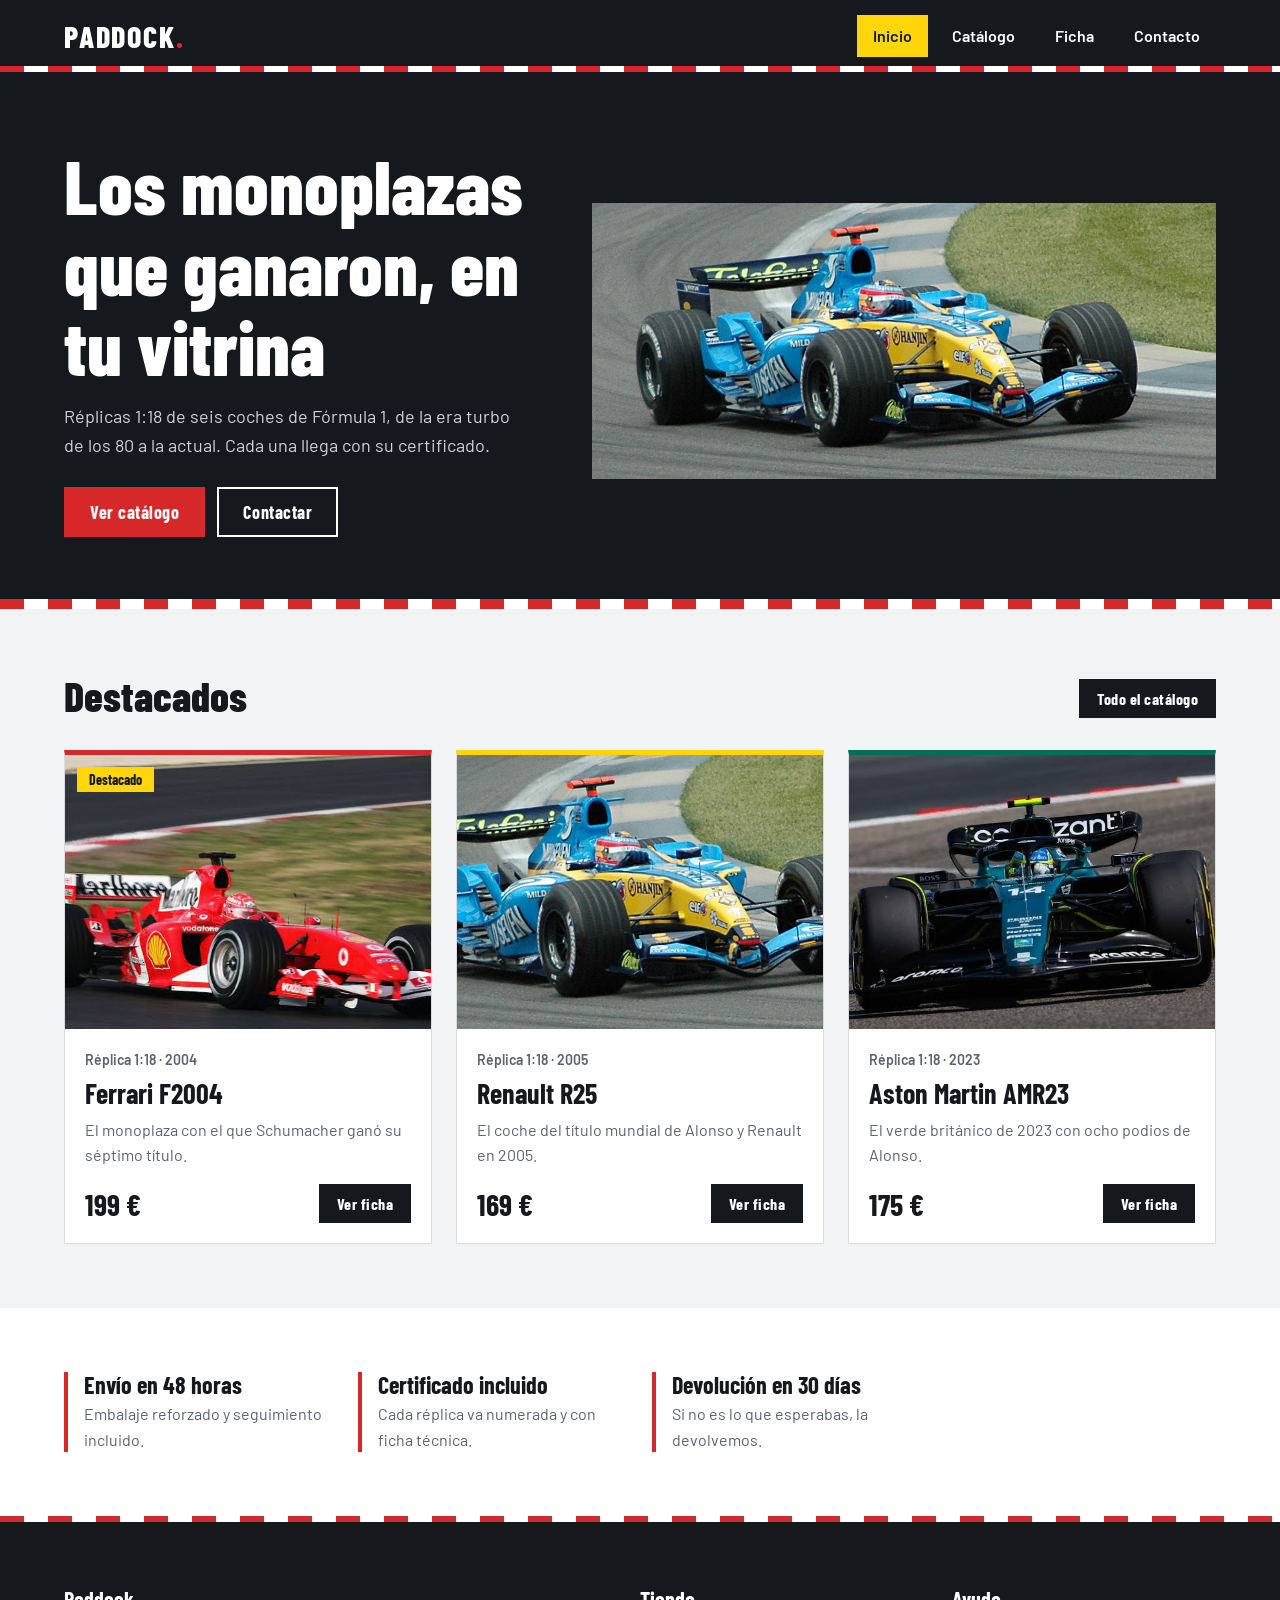
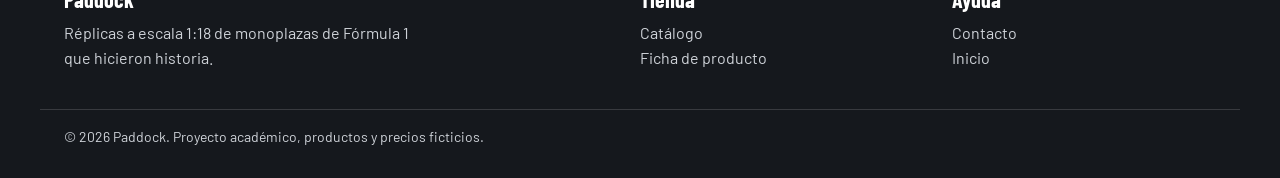
<file: index.html>
<!DOCTYPE html>
<html lang="es">
<head>
<meta charset="utf-8">
<meta name="viewport" content="width=device-width, initial-scale=1">
<title>Inicio · Paddock</title>
<meta name="description" content="Réplicas 1:18 de monoplazas de Fórmula 1.">
<link rel="preconnect" href="https://fonts.googleapis.com">
<link rel="preconnect" href="https://fonts.gstatic.com" crossorigin>
<link rel="stylesheet" href="https://fonts.googleapis.com/css2?family=Barlow+Condensed:wght@700;800&family=Barlow:wght@400;600&display=swap">
<link rel="stylesheet" href="css/main.css">
</head>
<body>
<header class="header">
  <div class="header__inner">
    <a class="header__logo" href="index.html">PADDOCK<span>.</span></a>
    <button class="header__toggle" type="button" aria-expanded="false" aria-controls="menu">Menú</button>
    <nav class="nav" id="menu" aria-label="Principal"><ul class="nav__list"><li><a class="nav__link nav__link--active" href="index.html" aria-current="page">Inicio</a></li><li><a class="nav__link" href="catalogo.html">Catálogo</a></li><li><a class="nav__link" href="producto.html">Ficha</a></li><li><a class="nav__link" href="contacto.html">Contacto</a></li></ul></nav>
  </div>
</header>
<main>
<section class="hero">
  <div class="hero__inner">
    <div>
      <h1 class="hero__title">Los monoplazas que ganaron, en tu vitrina</h1>
      <p class="hero__lead">Réplicas 1:18 de seis coches de Fórmula 1, de la era turbo de los 80 a la actual. Cada una llega con su certificado.</p>
      <div class="hero__actions"><a class="btn" href="catalogo.html">Ver catálogo</a><a class="btn btn--ghost" href="contacto.html">Contactar</a></div>
    </div>
    <img class="hero__img" src="img/renault-r25.jpg" alt="Renault R25 azul y amarillo en clasificación en Indianápolis">
  </div>
</section>
<section class="section">
  <div class="section__inner">
    <div class="section__head"><h2 class="section__title">Destacados</h2><a class="btn btn--dark btn--small" href="catalogo.html">Todo el catálogo</a></div>
    <div class="grid"><article class="card card--ferrari card--destacada">
  <div class="card__media"><img src="img/ferrari-f2004.jpg" alt="Ferrari F2004 roja en pista" loading="lazy"><span class="card__badge">Destacado</span></div>
  <div class="card__body">
    <p class="card__meta">Réplica 1:18 · 2004</p>
    <h3 class="card__title">Ferrari F2004</h3>
    <p class="card__text">El monoplaza con el que Schumacher ganó su séptimo título.</p>
    <div class="card__footer"><span class="card__price">199 €</span><a class="btn btn--dark btn--small" href="producto.html?id=ferrari-f2004">Ver ficha</a></div>
  </div>
</article><article class="card card--renault">
  <div class="card__media"><img src="img/renault-r25.jpg" alt="Renault R25 azul y amarillo en clasificación en Indianápolis" loading="lazy"></div>
  <div class="card__body">
    <p class="card__meta">Réplica 1:18 · 2005</p>
    <h3 class="card__title">Renault R25</h3>
    <p class="card__text">El coche del título mundial de Alonso y Renault en 2005.</p>
    <div class="card__footer"><span class="card__price">169 €</span><a class="btn btn--dark btn--small" href="producto.html?id=renault-r25">Ver ficha</a></div>
  </div>
</article><article class="card card--aston">
  <div class="card__media"><img src="img/aston-martin-amr23.jpg" alt="Aston Martin AMR23 verde con el número 14 de frente" loading="lazy"></div>
  <div class="card__body">
    <p class="card__meta">Réplica 1:18 · 2023</p>
    <h3 class="card__title">Aston Martin AMR23</h3>
    <p class="card__text">El verde británico de 2023 con ocho podios de Alonso.</p>
    <div class="card__footer"><span class="card__price">175 €</span><a class="btn btn--dark btn--small" href="producto.html?id=aston-martin-amr23">Ver ficha</a></div>
  </div>
</article></div>
  </div>
</section>
<section class="section section--alt">
  <div class="section__inner features">
    <div class="features__item"><h3 class="features__title">Envío en 48 horas</h3><p class="features__text">Embalaje reforzado y seguimiento incluido.</p></div>
    <div class="features__item"><h3 class="features__title">Certificado incluido</h3><p class="features__text">Cada réplica va numerada y con ficha técnica.</p></div>
    <div class="features__item"><h3 class="features__title">Devolución en 30 días</h3><p class="features__text">Si no es lo que esperabas, la devolvemos.</p></div>
  </div>
</section>
</main>
<footer class="footer">
  <div class="footer__inner">
    <div><h2 class="footer__title">Paddock</h2><p class="footer__text">Réplicas a escala 1:18 de monoplazas de Fórmula 1 que hicieron historia.</p></div>
    <div><h2 class="footer__title">Tienda</h2><ul><li><a class="footer__link" href="catalogo.html">Catálogo</a></li><li><a class="footer__link" href="producto.html">Ficha de producto</a></li></ul></div>
    <div><h2 class="footer__title">Ayuda</h2><ul><li><a class="footer__link" href="contacto.html">Contacto</a></li><li><a class="footer__link" href="index.html">Inicio</a></li></ul></div>
  </div>
  <p class="footer__legal">© 2026 Paddock. Proyecto académico, productos y precios ficticios.</p>
</footer>
<script src="js/main.js"></script>
</body>
</html>
</file>
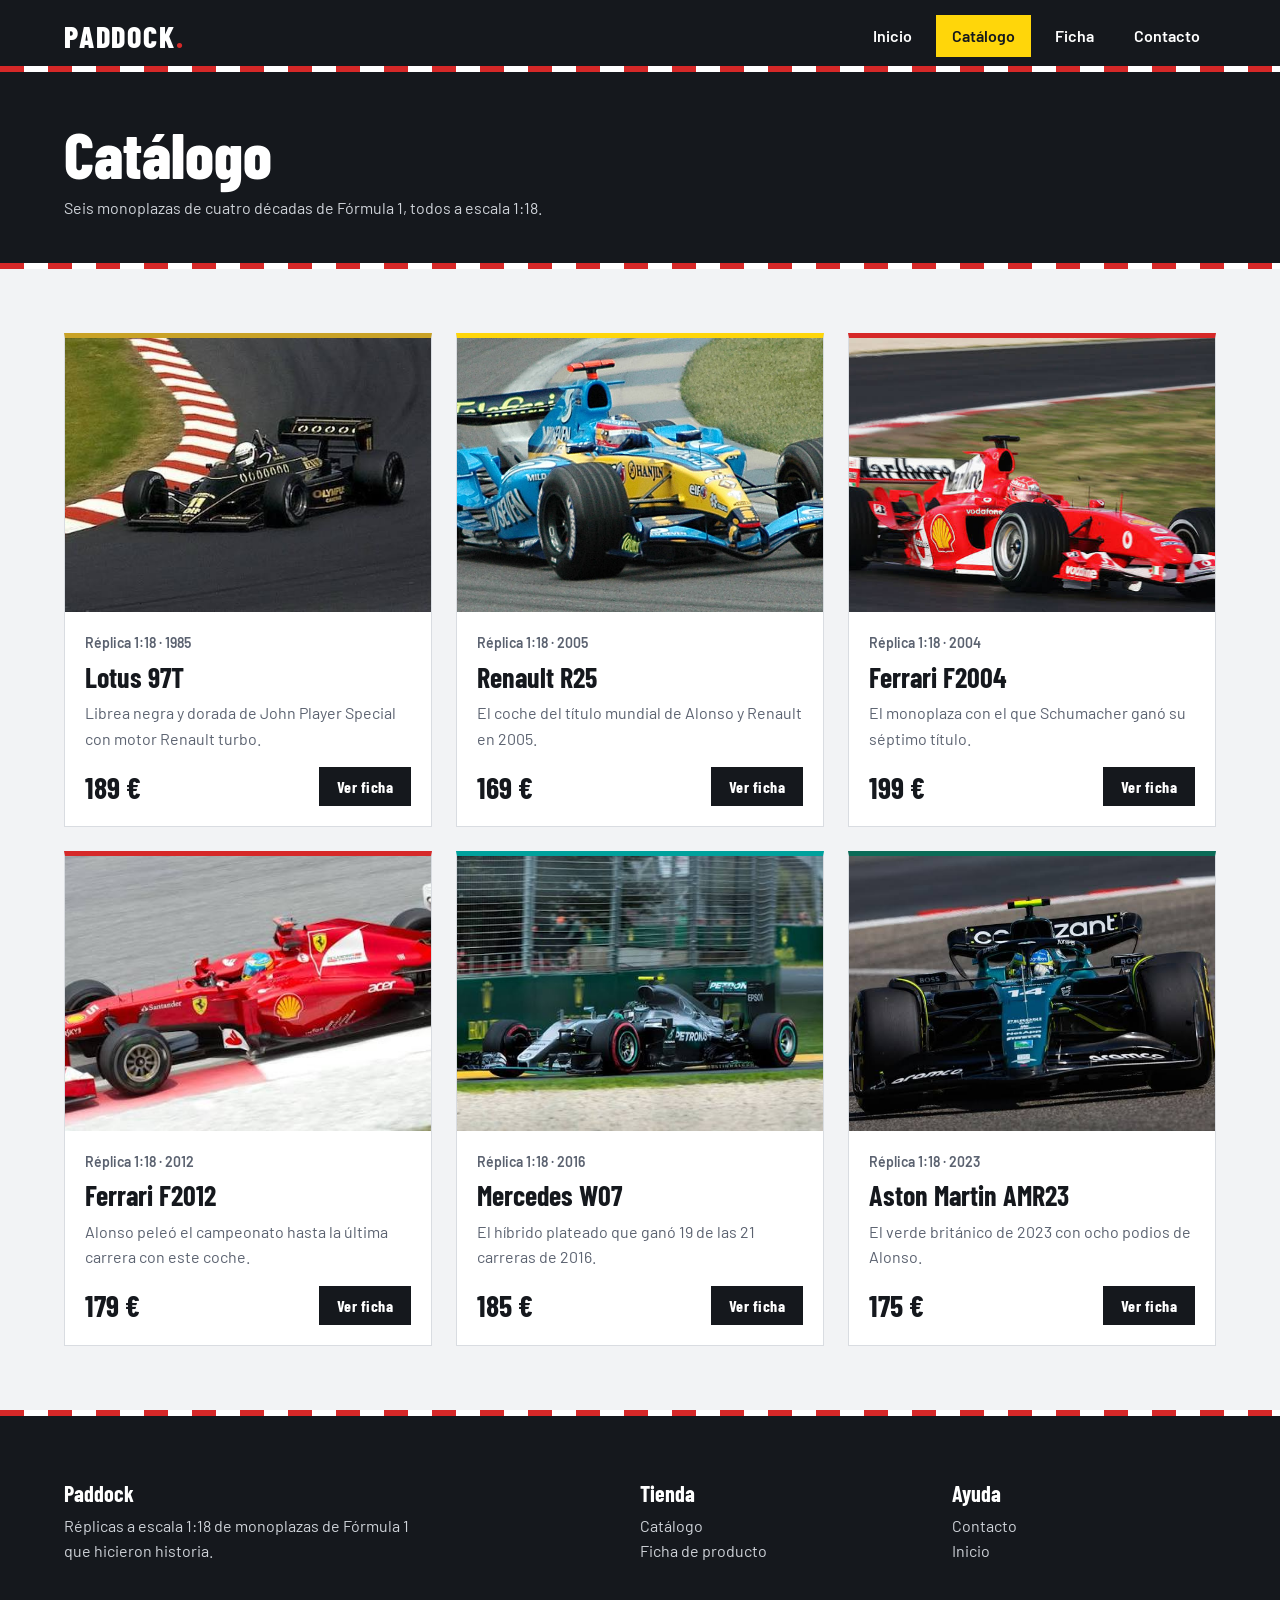
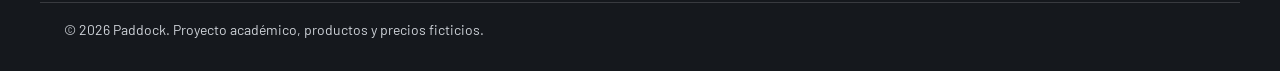
<file: catalogo.html>
<!DOCTYPE html>
<html lang="es">
<head>
<meta charset="utf-8">
<meta name="viewport" content="width=device-width, initial-scale=1">
<title>Catálogo · Paddock</title>
<meta name="description" content="Catálogo de réplicas 1:18 de Fórmula 1.">
<link rel="preconnect" href="https://fonts.googleapis.com">
<link rel="preconnect" href="https://fonts.gstatic.com" crossorigin>
<link rel="stylesheet" href="https://fonts.googleapis.com/css2?family=Barlow+Condensed:wght@700;800&family=Barlow:wght@400;600&display=swap">
<link rel="stylesheet" href="css/main.css">
</head>
<body>
<header class="header">
  <div class="header__inner">
    <a class="header__logo" href="index.html">PADDOCK<span>.</span></a>
    <button class="header__toggle" type="button" aria-expanded="false" aria-controls="menu">Menú</button>
    <nav class="nav" id="menu" aria-label="Principal"><ul class="nav__list"><li><a class="nav__link" href="index.html">Inicio</a></li><li><a class="nav__link nav__link--active" href="catalogo.html" aria-current="page">Catálogo</a></li><li><a class="nav__link" href="producto.html">Ficha</a></li><li><a class="nav__link" href="contacto.html">Contacto</a></li></ul></nav>
  </div>
</header>
<main>
<section class="page-title"><div class="page-title__inner"><h1 class="page-title__title">Catálogo</h1><p class="page-title__lead">Seis monoplazas de cuatro décadas de Fórmula 1, todos a escala 1:18.</p></div></section>
<section class="section"><div class="section__inner"><div class="grid"><article class="card card--lotus">
  <div class="card__media"><img src="img/lotus-97t.jpg" alt="Lotus 97T negro y dorado con el número 11 tomando una curva" loading="lazy"></div>
  <div class="card__body">
    <p class="card__meta">Réplica 1:18 · 1985</p>
    <h3 class="card__title">Lotus 97T</h3>
    <p class="card__text">Librea negra y dorada de John Player Special con motor Renault turbo.</p>
    <div class="card__footer"><span class="card__price">189 €</span><a class="btn btn--dark btn--small" href="producto.html?id=lotus-97t">Ver ficha</a></div>
  </div>
</article><article class="card card--renault">
  <div class="card__media"><img src="img/renault-r25.jpg" alt="Renault R25 azul y amarillo en clasificación en Indianápolis" loading="lazy"></div>
  <div class="card__body">
    <p class="card__meta">Réplica 1:18 · 2005</p>
    <h3 class="card__title">Renault R25</h3>
    <p class="card__text">El coche del título mundial de Alonso y Renault en 2005.</p>
    <div class="card__footer"><span class="card__price">169 €</span><a class="btn btn--dark btn--small" href="producto.html?id=renault-r25">Ver ficha</a></div>
  </div>
</article><article class="card card--ferrari">
  <div class="card__media"><img src="img/ferrari-f2004.jpg" alt="Ferrari F2004 roja en pista" loading="lazy"></div>
  <div class="card__body">
    <p class="card__meta">Réplica 1:18 · 2004</p>
    <h3 class="card__title">Ferrari F2004</h3>
    <p class="card__text">El monoplaza con el que Schumacher ganó su séptimo título.</p>
    <div class="card__footer"><span class="card__price">199 €</span><a class="btn btn--dark btn--small" href="producto.html?id=ferrari-f2004">Ver ficha</a></div>
  </div>
</article><article class="card card--ferrari">
  <div class="card__media"><img src="img/ferrari-f2012.jpg" alt="Ferrari F2012 roja vista de perfil" loading="lazy"></div>
  <div class="card__body">
    <p class="card__meta">Réplica 1:18 · 2012</p>
    <h3 class="card__title">Ferrari F2012</h3>
    <p class="card__text">Alonso peleó el campeonato hasta la última carrera con este coche.</p>
    <div class="card__footer"><span class="card__price">179 €</span><a class="btn btn--dark btn--small" href="producto.html?id=ferrari-f2012">Ver ficha</a></div>
  </div>
</article><article class="card card--mercedes">
  <div class="card__media"><img src="img/mercedes-w07.jpg" alt="Mercedes W07 plateado y negro rodando en Australia" loading="lazy"></div>
  <div class="card__body">
    <p class="card__meta">Réplica 1:18 · 2016</p>
    <h3 class="card__title">Mercedes W07</h3>
    <p class="card__text">El híbrido plateado que ganó 19 de las 21 carreras de 2016.</p>
    <div class="card__footer"><span class="card__price">185 €</span><a class="btn btn--dark btn--small" href="producto.html?id=mercedes-w07">Ver ficha</a></div>
  </div>
</article><article class="card card--aston">
  <div class="card__media"><img src="img/aston-martin-amr23.jpg" alt="Aston Martin AMR23 verde con el número 14 de frente" loading="lazy"></div>
  <div class="card__body">
    <p class="card__meta">Réplica 1:18 · 2023</p>
    <h3 class="card__title">Aston Martin AMR23</h3>
    <p class="card__text">El verde británico de 2023 con ocho podios de Alonso.</p>
    <div class="card__footer"><span class="card__price">175 €</span><a class="btn btn--dark btn--small" href="producto.html?id=aston-martin-amr23">Ver ficha</a></div>
  </div>
</article></div></div></section>
</main>
<footer class="footer">
  <div class="footer__inner">
    <div><h2 class="footer__title">Paddock</h2><p class="footer__text">Réplicas a escala 1:18 de monoplazas de Fórmula 1 que hicieron historia.</p></div>
    <div><h2 class="footer__title">Tienda</h2><ul><li><a class="footer__link" href="catalogo.html">Catálogo</a></li><li><a class="footer__link" href="producto.html">Ficha de producto</a></li></ul></div>
    <div><h2 class="footer__title">Ayuda</h2><ul><li><a class="footer__link" href="contacto.html">Contacto</a></li><li><a class="footer__link" href="index.html">Inicio</a></li></ul></div>
  </div>
  <p class="footer__legal">© 2026 Paddock. Proyecto académico, productos y precios ficticios.</p>
</footer>
<script src="js/main.js"></script>
</body>
</html>
</file>
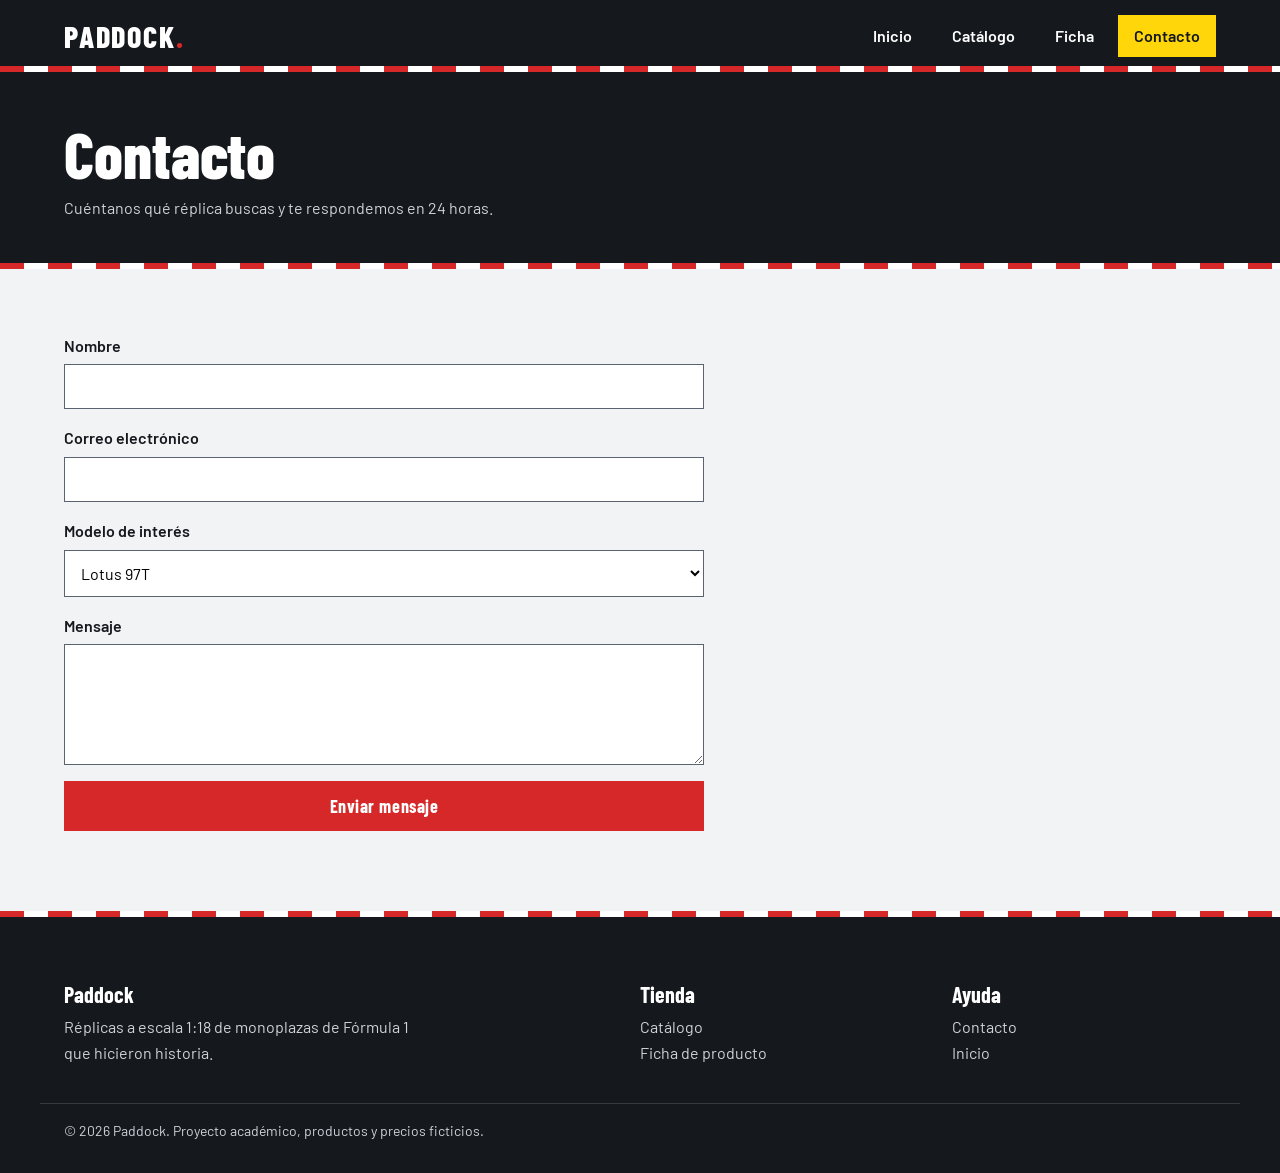
<file: contacto.html>
<!DOCTYPE html>
<html lang="es">
<head>
<meta charset="utf-8">
<meta name="viewport" content="width=device-width, initial-scale=1">
<title>Contacto · Paddock</title>
<meta name="description" content="Contacta con Paddock.">
<link rel="preconnect" href="https://fonts.googleapis.com">
<link rel="preconnect" href="https://fonts.gstatic.com" crossorigin>
<link rel="stylesheet" href="https://fonts.googleapis.com/css2?family=Barlow+Condensed:wght@700;800&family=Barlow:wght@400;600&display=swap">
<link rel="stylesheet" href="css/main.css">
</head>
<body>
<header class="header">
  <div class="header__inner">
    <a class="header__logo" href="index.html">PADDOCK<span>.</span></a>
    <button class="header__toggle" type="button" aria-expanded="false" aria-controls="menu">Menú</button>
    <nav class="nav" id="menu" aria-label="Principal"><ul class="nav__list"><li><a class="nav__link" href="index.html">Inicio</a></li><li><a class="nav__link" href="catalogo.html">Catálogo</a></li><li><a class="nav__link" href="producto.html">Ficha</a></li><li><a class="nav__link nav__link--active" href="contacto.html" aria-current="page">Contacto</a></li></ul></nav>
  </div>
</header>
<main>
<section class="page-title"><div class="page-title__inner"><h1 class="page-title__title">Contacto</h1><p class="page-title__lead">Cuéntanos qué réplica buscas y te respondemos en 24 horas.</p></div></section>
<section class="section"><div class="section__inner">
<form class="form" id="contact-form">
  <label class="form__field">Nombre<input class="form__input" name="nombre" type="text" required autocomplete="name"></label>
  <label class="form__field">Correo electrónico<input class="form__input" name="email" type="email" required autocomplete="email"></label>
  <label class="form__field">Modelo de interés
    <select class="form__input" name="modelo"><option>Lotus 97T</option><option>Renault R25</option><option>Ferrari F2004</option><option>Ferrari F2012</option><option>Mercedes W07</option><option>Aston Martin AMR23</option></select></label>
  <label class="form__field">Mensaje<textarea class="form__input" name="mensaje" rows="5" required></textarea></label>
  <button class="btn" type="submit">Enviar mensaje</button>
  <p class="form__status" role="status"></p>
</form></div></section>
</main>
<footer class="footer">
  <div class="footer__inner">
    <div><h2 class="footer__title">Paddock</h2><p class="footer__text">Réplicas a escala 1:18 de monoplazas de Fórmula 1 que hicieron historia.</p></div>
    <div><h2 class="footer__title">Tienda</h2><ul><li><a class="footer__link" href="catalogo.html">Catálogo</a></li><li><a class="footer__link" href="producto.html">Ficha de producto</a></li></ul></div>
    <div><h2 class="footer__title">Ayuda</h2><ul><li><a class="footer__link" href="contacto.html">Contacto</a></li><li><a class="footer__link" href="index.html">Inicio</a></li></ul></div>
  </div>
  <p class="footer__legal">© 2026 Paddock. Proyecto académico, productos y precios ficticios.</p>
</footer>
<script src="js/main.js"></script>
</body>
</html>
</file>
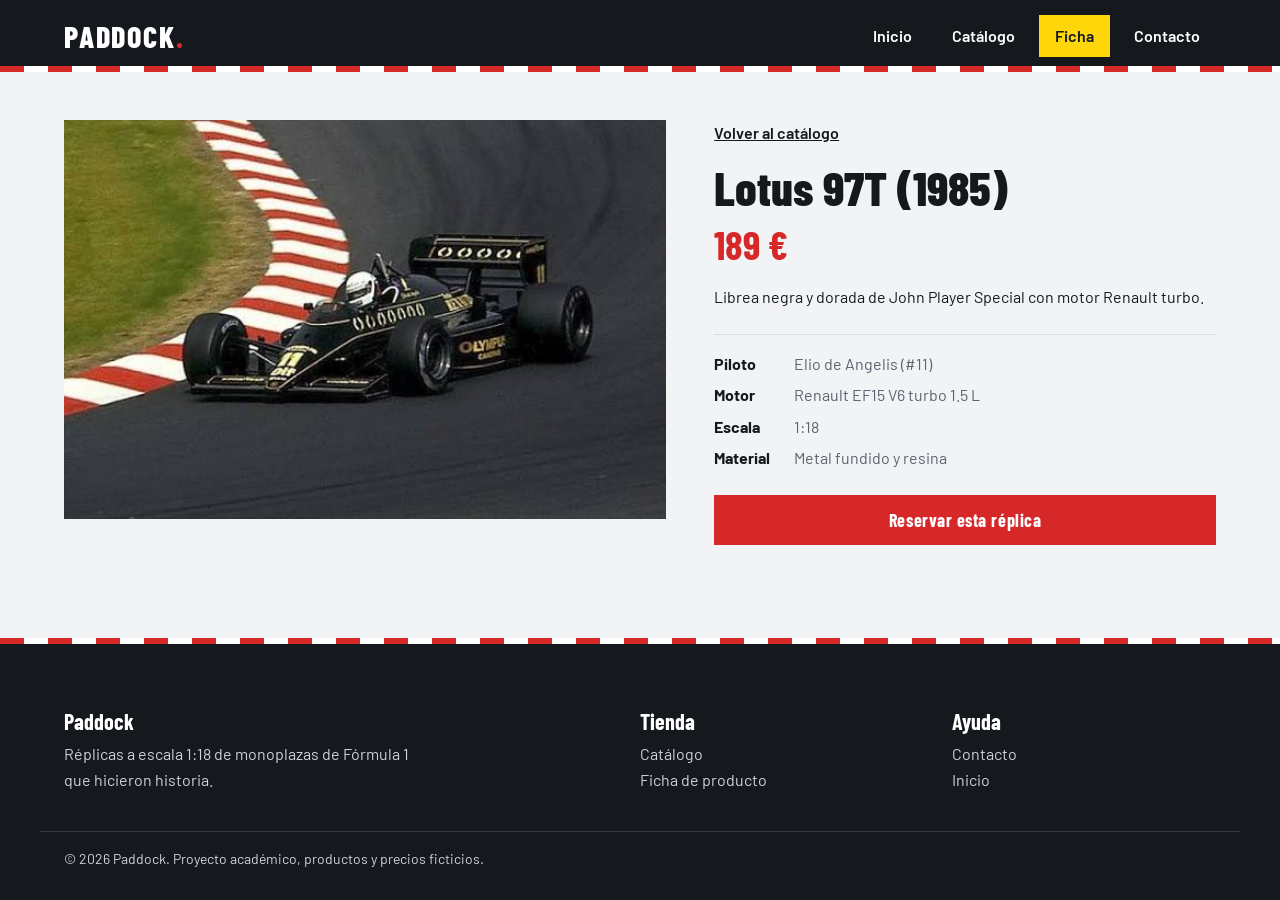
<file: producto.html>
<!DOCTYPE html>
<html lang="es">
<head>
<meta charset="utf-8">
<meta name="viewport" content="width=device-width, initial-scale=1">
<title>Ficha de producto · Paddock</title>
<meta name="description" content="Ficha técnica de la réplica.">
<link rel="preconnect" href="https://fonts.googleapis.com">
<link rel="preconnect" href="https://fonts.gstatic.com" crossorigin>
<link rel="stylesheet" href="https://fonts.googleapis.com/css2?family=Barlow+Condensed:wght@700;800&family=Barlow:wght@400;600&display=swap">
<link rel="stylesheet" href="css/main.css">
</head>
<body>
<header class="header">
  <div class="header__inner">
    <a class="header__logo" href="index.html">PADDOCK<span>.</span></a>
    <button class="header__toggle" type="button" aria-expanded="false" aria-controls="menu">Menú</button>
    <nav class="nav" id="menu" aria-label="Principal"><ul class="nav__list"><li><a class="nav__link" href="index.html">Inicio</a></li><li><a class="nav__link" href="catalogo.html">Catálogo</a></li><li><a class="nav__link nav__link--active" href="producto.html" aria-current="page">Ficha</a></li><li><a class="nav__link" href="contacto.html">Contacto</a></li></ul></nav>
  </div>
</header>
<main>
<div class="detail" id="product-detail">
  <div>
    <img class="detail__img" src="img/lotus-97t.jpg" alt="Lotus 97T negro y dorado con el número 11 tomando una curva">
  </div>
  <div>
    <a class="detail__back" href="catalogo.html">Volver al catálogo</a>
    <h1 class="detail__title">Lotus 97T (1985)</h1>
    <p class="detail__price">189 €</p>
    <p class="detail__text">Librea negra y dorada de John Player Special con motor Renault turbo.</p>
    <dl class="detail__specs"><dt>Piloto</dt><dd>Elio de Angelis (#11)</dd><dt>Motor</dt><dd>Renault EF15 V6 turbo 1.5 L</dd><dt>Escala</dt><dd>1:18</dd><dt>Material</dt><dd>Metal fundido y resina</dd></dl>
    <a class="btn btn--block" href="contacto.html">Reservar esta réplica</a>
  </div>
</div>
</main>
<footer class="footer">
  <div class="footer__inner">
    <div><h2 class="footer__title">Paddock</h2><p class="footer__text">Réplicas a escala 1:18 de monoplazas de Fórmula 1 que hicieron historia.</p></div>
    <div><h2 class="footer__title">Tienda</h2><ul><li><a class="footer__link" href="catalogo.html">Catálogo</a></li><li><a class="footer__link" href="producto.html">Ficha de producto</a></li></ul></div>
    <div><h2 class="footer__title">Ayuda</h2><ul><li><a class="footer__link" href="contacto.html">Contacto</a></li><li><a class="footer__link" href="index.html">Inicio</a></li></ul></div>
  </div>
  <p class="footer__legal">© 2026 Paddock. Proyecto académico, productos y precios ficticios.</p>
</footer>
<script src="js/main.js"></script>
</body>
</html>
</file>
<file: css/main.css>
*,*::before,*::after{box-sizing:border-box}
body{display:flex;flex-direction:column;min-height:100vh;margin:0;font-family:"Barlow",system-ui,-apple-system,"Segoe UI",sans-serif;color:#15181d;background:#f2f3f5;line-height:1.6}
main{flex:1}
img{display:block;max-width:100%}
a{color:inherit}
h1,h2,h3,h4{margin:0;font-family:"Barlow Condensed","Arial Narrow",sans-serif;line-height:1.05}
ul{margin:0;padding:0;list-style:none}
:focus-visible{outline:3px solid #ffd60a;outline-offset:2px}
@media (prefers-reduced-motion:reduce){*{transition:none!important}}

.header{position:sticky;top:0;z-index:10;background:#15181d;color:#fff}
.header::after{content:"";position:absolute;left:0;right:0;bottom:0;height:.375rem;background:repeating-linear-gradient(90deg,#d62828 0 1.5rem,#fff 1.5rem 3rem)}
.header__inner{max-width:1200px;margin-inline:auto;padding-inline:1.5rem;display:flex;align-items:center;justify-content:space-between;min-height:4.5rem}
.header__logo{font-family:"Barlow Condensed","Arial Narrow",sans-serif;font-size:1.875rem;font-weight:800;letter-spacing:.06em;text-decoration:none}
.header__logo span{color:#d62828}
.header__toggle{display:none;padding:.5rem 1rem;font:600 1rem "Barlow",system-ui,-apple-system,"Segoe UI",sans-serif;color:#fff;background:transparent;border:2px solid #fff;cursor:pointer}
.nav__list{display:flex;gap:.5rem}
.nav__link{display:block;padding:.5rem 1rem;font-weight:600;text-decoration:none}
.nav__link:hover{background:rgba(255,255,255,.12)}
.nav__link--active,.nav__link--active:hover{background:#ffd60a;color:#15181d}

.footer{position:relative;padding-top:3rem;background:#15181d;color:#cfd3d9}
.footer::before{content:"";position:absolute;left:0;right:0;top:0;height:.375rem;background:repeating-linear-gradient(90deg,#d62828 0 1.5rem,#fff 1.5rem 3rem)}
.footer__inner{max-width:1200px;margin-inline:auto;padding-inline:1.5rem;display:grid;grid-template-columns:2fr 1fr 1fr;gap:3rem;padding-block:1.5rem}
.footer__title{margin-bottom:.5rem;font-size:1.375rem;color:#fff}
.footer__text{max-width:40ch;margin:0}
.footer__link{text-decoration:none}
.footer__link:hover{color:#ffd60a}
.footer__legal{max-width:1200px;margin-inline:auto;padding-inline:1.5rem;padding-block:1rem;font-size:.875rem;border-top:1px solid rgba(255,255,255,.15)}

.hero{position:relative;background:#15181d;color:#fff}
.hero::after{content:"";position:absolute;left:0;right:0;bottom:0;height:.625rem;background:repeating-linear-gradient(90deg,#d62828 0 1.5rem,#fff 1.5rem 3rem)}
.hero__inner{max-width:1200px;margin-inline:auto;padding-inline:1.5rem;display:grid;grid-template-columns:1fr 1.3fr;gap:3rem;align-items:center;padding-block:4.5rem}
.hero__title{margin-bottom:1rem;font-size:clamp(2.75rem,6vw,5rem);font-weight:800}
.hero__lead{max-width:46ch;margin:0 0 1.75rem;color:#cfd3d9;font-size:1.125rem}
.hero__actions{display:flex;flex-wrap:wrap;gap:.75rem}
.hero__img{width:100%}

.page-title{position:relative;padding-block:3rem;background:#15181d;color:#fff}
.page-title::after{content:"";position:absolute;left:0;right:0;bottom:0;height:.375rem;background:repeating-linear-gradient(90deg,#d62828 0 1.5rem,#fff 1.5rem 3rem)}
.page-title__inner{max-width:1200px;margin-inline:auto;padding-inline:1.5rem}
.page-title__title{font-size:clamp(2.5rem,5vw,4rem);font-weight:800}
.page-title__lead{max-width:60ch;margin:.5rem 0 0;color:#cfd3d9}

.section{padding-block:4rem}
.section--alt{background:#fff}
.section__inner{max-width:1200px;margin-inline:auto;padding-inline:1.5rem}
.section__head{display:flex;flex-wrap:wrap;gap:1rem;align-items:end;justify-content:space-between;margin-bottom:2rem}
.section__title{font-size:2.625rem;font-weight:800}

.grid{display:grid;grid-template-columns:repeat(auto-fill,minmax(17.5rem,1fr));gap:1.5rem}
.features{display:grid;grid-template-columns:repeat(auto-fill,minmax(15rem,1fr));gap:1.5rem}
.features__item{padding-left:1rem;border-left:4px solid #d62828}
.features__title{margin-bottom:.25rem;font-size:1.5rem}
.features__text{margin:0;color:#5b6270}

.detail{max-width:1200px;margin-inline:auto;padding-inline:1.5rem;display:grid;grid-template-columns:1.2fr 1fr;gap:3rem;padding-block:3rem}
.detail__img{width:100%;background:#15181d}
.detail__title{font-size:3rem;font-weight:800}
.detail__price{margin:.5rem 0 1rem;font:700 2.5rem "Barlow Condensed","Arial Narrow",sans-serif;color:#d62828}
.detail__specs{display:grid;grid-template-columns:auto 1fr;gap:.375rem 1.5rem;margin:1.5rem 0;padding-top:1rem;border-top:1px solid #d9dce1}
.detail__specs dt{font-weight:700}
.detail__specs dd{margin:0;color:#5b6270}
.detail__back{display:inline-block;margin-bottom:1rem;font-weight:600}

.form{display:grid;gap:1rem;max-width:40rem}
.form__field{display:grid;gap:.375rem;font-weight:600}
.form__input{padding:.75rem;font:400 1rem "Barlow",system-ui,-apple-system,"Segoe UI",sans-serif;background:#fff;border:1px solid #5b6270}
.form__status{margin:0;font-weight:600;color:#1d7a3c}

.btn{background:#d62828;color:#fff;display:inline-block;padding:.75rem 1.5rem;font:700 1.125rem "Barlow Condensed","Arial Narrow",sans-serif;letter-spacing:.03em;text-align:center;text-decoration:none;border:2px solid transparent;cursor:pointer;transition:background .2s}
.btn:hover{background:#b01e1e}
.btn--dark{background:#15181d;color:#fff}
.btn--dark:hover{background:#000}
.btn--ghost{background:transparent;color:#fff;border-color:#fff}
.btn--ghost:hover{background:rgba(255,255,255,.14)}
.btn--small{padding:.5rem 1rem;font-size:1rem}
.btn--block{width:100%}

.card{display:flex;flex-direction:column;background:#fff;border:1px solid #d9dce1;border-top:.3125rem solid #15181d;transition:border-color .2s}
.card:hover{border-color:#15181d}
.card__media{position:relative;aspect-ratio:4/3;overflow:hidden;background:#15181d}
.card__media img{width:100%;height:100%;object-fit:cover}
.card__badge{position:absolute;top:.75rem;left:.75rem;padding:.25rem .75rem;font:700 .875rem "Barlow Condensed","Arial Narrow",sans-serif;background:#ffd60a;color:#15181d}
.card__body{display:flex;flex:1;flex-direction:column;gap:.5rem;padding:1.25rem}
.card__meta{margin:0;font-size:.875rem;font-weight:600;color:#5b6270}
.card__title{font-size:1.75rem}
.card__text{flex:1;margin:0;color:#5b6270}
.card__footer{display:flex;align-items:center;justify-content:space-between;margin-top:.5rem}
.card__price{font:700 1.875rem "Barlow Condensed","Arial Narrow",sans-serif}
.card--lotus{border-top-color:#c9a227}
.card--renault{border-top-color:#ffd60a}
.card--ferrari{border-top-color:#d62828}
.card--mercedes{border-top-color:#00a19c}
.card--aston{border-top-color:#0b6b57}

@media (max-width:768px){
.header__toggle{display:block}
.nav{display:none;position:absolute;top:100%;left:0;right:0;padding:1rem;background:#15181d}
.nav--open{display:block}
.nav__list{flex-direction:column}
.header__inner,.footer__inner,.footer__legal,.hero__inner,.page-title__inner,.section__inner,.detail{padding-inline:1rem}
.footer__inner{grid-template-columns:1fr;gap:1.5rem}
.hero__inner{grid-template-columns:1fr;gap:1.5rem;padding-block:2.5rem}
.section{padding-block:2.5rem}
.detail{grid-template-columns:1fr;gap:1.5rem}
}
</file>
